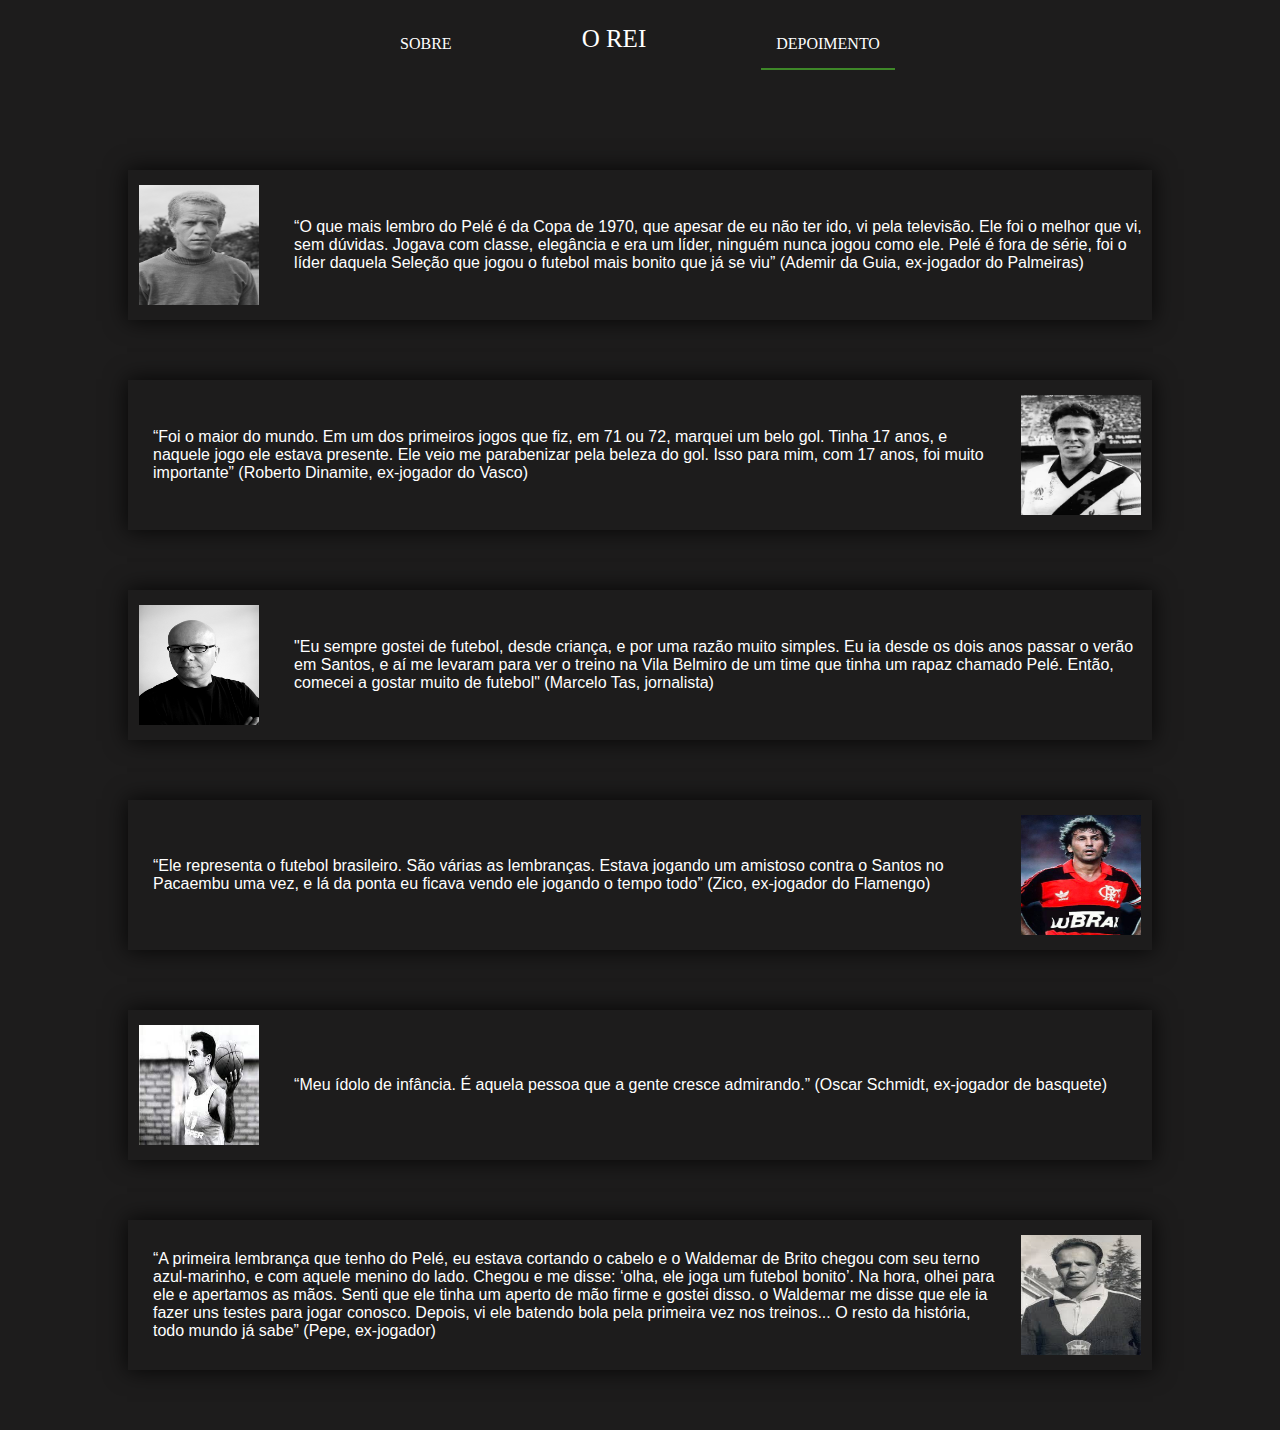
<file: depoimentos.html>
<!DOCTYPE html>
<html lang="en">
<head>
    <meta charset="UTF-8">
    <meta http-equiv="X-UA-Compatible" content="IE=edge">
    <meta name="viewport" content="width=device-width, initial-scale=1.0">
    <title>Rei Pelé</title>
    <link rel="stylesheet" href="assets/css/depoimento.css">
</head>
<body>
    <header>
        <div id="header">
            <nav>
            <ul>
                <a href="sobre.html"><li>Sobre</li></a>
                <a href="index.html"><li>O Rei</li></a>
                <a href="depoimentos.html"><li>Depoimento</li></a>
            </ul>
            </nav>
            
        </div>
    </header>
    <div class="container">
        <div class="box">
            <div class="foto">
                <img src="assets/img/depoimento/Ademir_da_Guia_(1974).jpg" alt="">
            </div>
            <div class="texto">
                <p>
                    “O que mais lembro do Pelé é da Copa de 1970, que apesar de eu não ter ido, vi pela televisão. Ele foi o melhor que vi, sem dúvidas. Jogava com classe, elegância e era um líder, ninguém nunca jogou como ele. Pelé é fora de série, foi o líder daquela Seleção que jogou o futebol mais bonito que já se viu” (Ademir da Guia, ex-jogador do Palmeiras)
                </p>
            </div>
        </div>

        <div class="box">
            <div class="texto">
                <p> 
                    “Foi o maior do mundo. Em um dos primeiros jogos que fiz, em 71 ou 72, marquei um belo gol. Tinha 17 anos, e naquele jogo ele estava presente. Ele veio me parabenizar pela beleza do gol. Isso para mim, com 17 anos, foi muito importante” (Roberto Dinamite, ex-jogador do Vasco)
                </p>
            </div>
            <div class="foto">
                <img src="assets/img/depoimento/roberto-dinamite.jpg" alt="">
            </div>
        </div>

        <div class="box">
            <div class="foto">
                <img src="assets/img/depoimento/marcelo tas.jpg" alt="">
            </div>
            <div class="texto">
                <p>
                    "Eu sempre gostei de futebol, desde criança, e por uma razão muito simples. Eu ia desde os dois anos passar o verão em Santos, e aí me levaram para ver o treino na Vila Belmiro de um time que tinha um rapaz chamado Pelé. Então, comecei a gostar muito de futebol" (Marcelo Tas, jornalista)
                </p>
            </div>
        </div>

        <div class="box">
            <div class="texto">
                <p> 
                    “Ele representa o futebol brasileiro. São várias as lembranças. Estava jogando um amistoso contra o Santos no Pacaembu uma vez, e lá da ponta eu ficava vendo ele jogando o tempo todo” (Zico, ex-jogador do Flamengo)
                </p>
            </div>
            <div class="foto">
                <img src="assets/img/depoimento/zicoOk.png" alt="">
            </div>
        </div>

        <div class="box">
            <div class="foto">
                <img src="assets/img/depoimento/Oscar Schmidt.jpeg" alt="">
            </div>
            <div class="texto">
                <p>
                    “Meu ídolo de infância. É aquela pessoa que a gente cresce admirando.” (Oscar Schmidt, ex-jogador de basquete)
                </p>
            </div>
        </div>

        
        <div class="box">
            <div class="texto">
                <p> 
                    “A primeira lembrança que tenho do Pelé, eu estava cortando o cabelo e o Waldemar de Brito chegou com seu terno azul-marinho, e com aquele menino do lado. Chegou e me disse: ‘olha, ele joga um futebol bonito’. Na hora, olhei para ele e apertamos as mãos. Senti que ele tinha um aperto de mão firme e gostei disso. o Waldemar me disse que ele ia fazer uns testes para jogar conosco. Depois, vi ele batendo bola pela primeira vez nos treinos... O resto da história, todo mundo já sabe” (Pepe, ex-jogador)
                </p>
            </div>
            <div class="foto">
                <img src="assets/img/depoimento/pepe canhao.jpeg" alt="">
            </div>
        </div>
    </div>
</body>
</html>
</file>
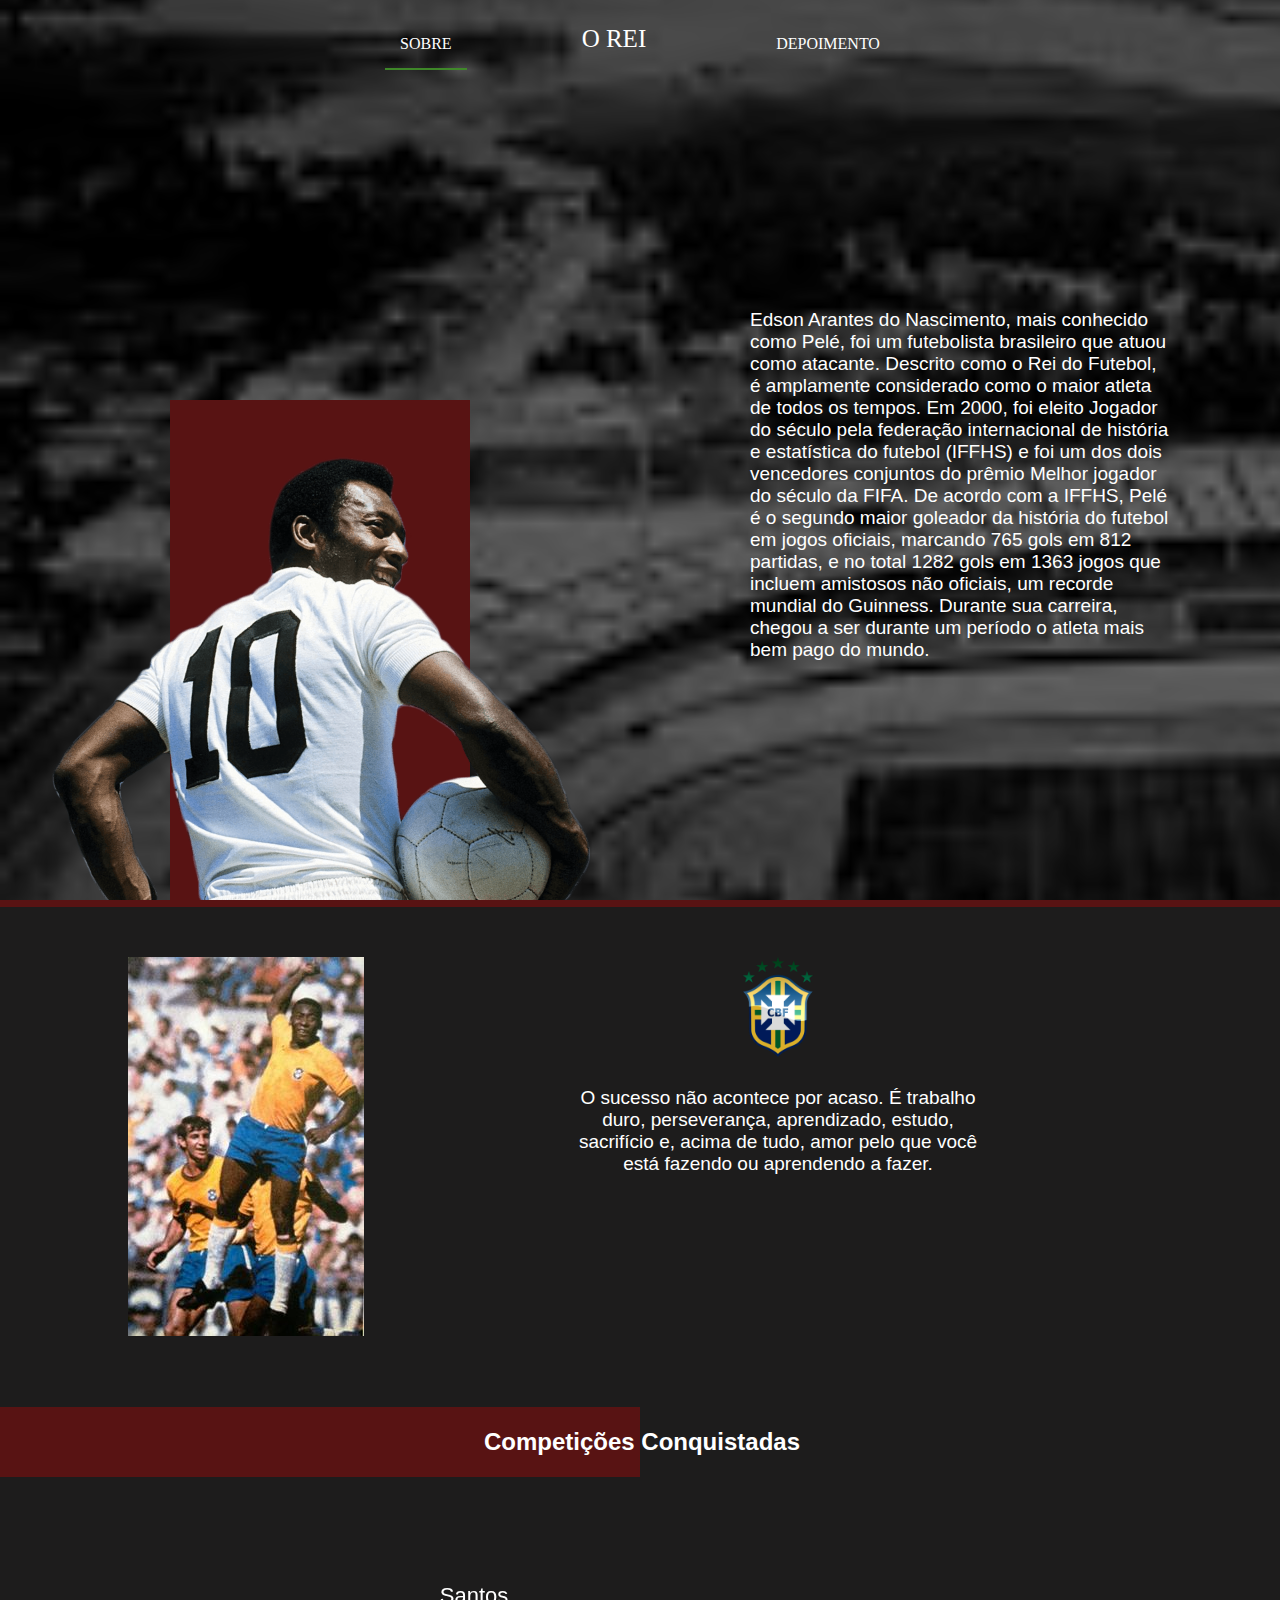
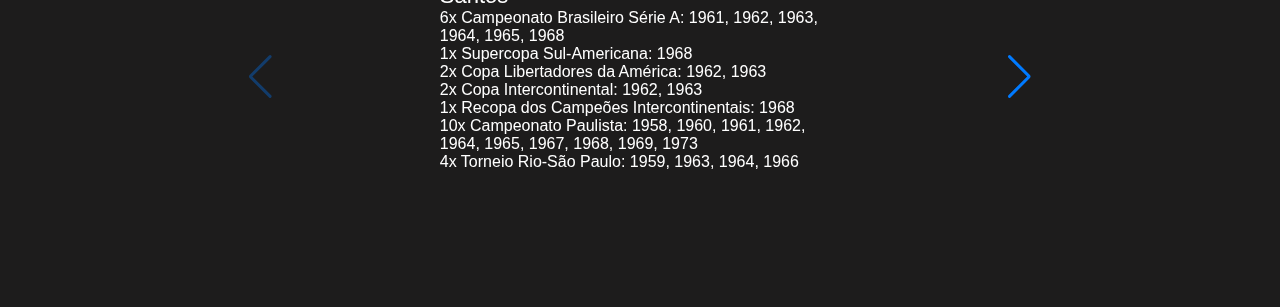
<file: sobre.html>
<!DOCTYPE html>
<html lang="en">
<head>
    <meta charset="UTF-8">
    <meta http-equiv="X-UA-Compatible" content="IE=edge">
    <meta name="viewport" content="width=device-width, initial-scale=1.0">
    <title>Rei Pelé</title>
    <link rel="stylesheet" href="assets/css/sobre.css">
    
    <link
      rel="stylesheet"
      href="https://unpkg.com/swiper/swiper-bundle.min.css"
    />
</head>
<body>
    <div class="background">
        <header>
            <div id="header">
                <nav>
                <ul>
                    <a href="sobre.html"><li>Sobre</li></a>
                    <a href="index.html"><li>O Rei</li></a>
                    <a href="depoimentos.html"><li>Depoimento</li></a>
                </ul>
                </nav>
                
            </div>
        </header>

        <div id="container">
            <div class="left">
                <div class="box"></div>
                <img src="assets/img/Pele-santos.png" alt="">
            </div>
            <div class="right">
                <div class="box-text">
                    <p>Edson Arantes do Nascimento, mais conhecido como Pelé, foi um futebolista brasileiro 
                        que atuou como atacante. Descrito como o Rei do Futebol, é amplamente considerado como
                         o maior atleta de todos os tempos. Em 2000, foi eleito Jogador do século pela federação
                          internacional de história e estatística do futebol (IFFHS) e foi um dos dois vencedores 
                          conjuntos do prêmio Melhor jogador do século da FIFA.  De acordo com a IFFHS,
                           Pelé é o segundo maior goleador da história do futebol em jogos oficiais, marcando
                            765 gols em 812 partidas, e no total 1282 gols em 1363 jogos que incluem amistosos
                             não oficiais, um recorde mundial do Guinness. Durante sua carreira, chegou a ser
                              durante um período o atleta mais bem pago do mundo.</p>
                </div>
            </div>
        </div>
    </div>  

    <div class="linha"></div>

    <div id="sobre">
        <div class="container">
            <div class="left">
                <img src="assets/img/pele-sobre.jpg" alt="">
            </div>
            <div class="right">
                <div class="club">
                    <img src="assets/img/logo-brasil.png" alt="">
                    
                </div>
                <div class="frase">
                    <p>O sucesso não acontece por acaso. É trabalho duro, perseverança, aprendizado,
                         estudo, sacrifício e, acima de tudo, amor pelo que você está fazendo ou aprendendo
                          a fazer.
                    </p>
                </div>
            </div>
        </div>
    </div>

    <div id="premios">
        <div class="title">
            <span></span>
           <h2>Competições Conquistadas</h2> 
        </div>

        <div class="area-slider">
            <!-- Slider main container -->
            <div class="swiper">
                <!-- Additional required wrapper -->
                <div class="swiper-wrapper">
                <!-- Slides -->
                <div class="swiper-slide">
                    <div class="box-slider">
                        <span>Santos</span>  <br>
                            6x Campeonato Brasileiro Série A: 1961, 1962, 1963, 1964, 1965, 1968 <br>
                            1x Supercopa Sul-Americana: 1968 <br>
                            2x Copa Libertadores da América: 1962, 1963 <br>
                            2x Copa Intercontinental: 1962, 1963 <br>
                            1x Recopa dos Campeões Intercontinentais: 1968 <br>
                            10x Campeonato Paulista: 1958, 1960, 1961, 1962, 1964, 1965, 1967, 1968, 1969, 1973 <br>
                            4x Torneio Rio-São Paulo: 1959, 1963, 1964, 1966 <br>
                    </div>
                </div>
                <div class="swiper-slide">
                    <div class="box-slider">
                        <span>Seleção Brasileira</span>  <br>
                        3x Copa do Mundo: 1958, 1962, 1970 <br>
                        1x Taça do Atlântico: 1960 <br>
                        2x Copa Roca: 1957, 1963 <br>
                        3x Taça Oswaldo Cruz: 1958, 1962, 1968 <br>
                        1x Taça Bernardo O'Higgins: 1959
                    </div>
                </div>
                <div class="swiper-slide"> <div class="box-slider">
                    <span> New York Cosmos</span>  <br>
                            1x North American Soccer League: 1977
                </div></div>
                ...
                </div>
                <!-- If we need pagination -->
                <div class="swiper-pagination"></div>
            
                <!-- If we need navigation buttons -->
                <div class="swiper-button-prev"></div>
                <div class="swiper-button-next"></div>
            
               
            </div>
        </div>

    </div>

  <script src="https://unpkg.com/swiper/swiper-bundle.min.js"></script>

  <SCript>
    const swiper = new Swiper('.swiper', {
        speed: 400,
        spaceBetween: 100,
        // pagination: {
        //     el: '.swiper-pagination',
        //     type: 'bullets',
        // },
        navigation: {
            nextEl: '.swiper-button-next',
            prevEl: '.swiper-button-prev',
        },
    })
  </SCript>
</body>
</html>
</file>
<file: assets/css/depoimento.css>
* {
    margin: 0;
    padding: 0;
    box-sizing: border-box;
}
body {
    background-color: #1D1C1C;
}
#header {
    width: 90%;
    height: 4.375rem;
    margin: auto;
   margin-bottom: 100px;
}
#header nav ul {
    height: 4.375rem;
    display: flex;
    justify-content: center;
    align-items:flex-end;
}

#header nav ul a {
    text-decoration: none;
    
}

#header nav ul a li {
   list-style: none;
   padding: 15px;
   margin: 0 50px;
   text-transform: uppercase;
   color: #fff;

   border-bottom: 2px solid #00000000;
}

#header nav ul a:nth-child(3) li {
    list-style: none;
   
   border-bottom: 2px solid #408d29f3;
    
    
 }
 #header nav ul a:nth-child(2) li {
    list-style: none;
   

    
    font-size: 25px;
 }
 
 #header nav ul a li:hover {
   border-bottom: 2px solid #408d29f3;

 }

 .container {
    width: 80%;
    height: auto;
    margin: auto;
   
 }

 .box {
    margin-bottom: 60px;
    
    width: 100%;
    min-height: 150px;
    display: flex;
    align-items: center;
   
    -webkit-box-shadow: 0px 0px 21px 1px rgba(0,0,0,0.76);
-moz-box-shadow: 0px 0px 21px 1px rgba(0,0,0,0.76);
box-shadow: 0px 0px 21px 1px rgba(0,0,0,0.76);
 }

 .box .foto {
    width: 150px;
    height: 120px;
    display: flex;
    justify-content: center;
    
    
 }
 .box .foto img {
    width: 120px;
    height: 120px;
 }

 .box  .texto {
    width: 90%;
    margin-left: 15px;
    min-height: 120px;
    display: flex;
    align-items: center;
    padding: 10px;
    
 }

 .box  .texto p {
    color: #fff;
    font-family: Arial, Helvetica, sans-serif;
 }
</file>
<file: assets/css/sobre.css>
* {
    margin: 0;
    padding: 0;
    box-sizing: border-box;
}
body{
    background-image: url('../img/download.jpeg');
    background-size: cover;
    background-position-y:  -100px;
  
}
.background {
    background-color: rgba(0, 0, 0, 0.589);
    width: 100%;
    height: 100vh;
}
#header {
    width: 90%;
    height: 4.375rem;
    margin: auto;
   
}
#header nav ul {
    height: 4.375rem;
    display: flex;
    justify-content: center;
    align-items:flex-end;
}

#header nav ul a {
    text-decoration: none;
    
}

#header nav ul a li {
   list-style: none;
   padding: 15px;
   margin: 0 50px;
   text-transform: uppercase;
   color: #fff;

   border-bottom: 2px solid #00000000;
}

#header nav ul a:nth-child(1) li {
    list-style: none;
   
   border-bottom: 2px solid #408d29f3;
    
    
 }
 #header nav ul a:nth-child(2) li {
    list-style: none;
   

    
    font-size: 25px;
 }
 
 #header nav ul a li:hover {
   border-bottom: 2px solid #408d29f3;

 }

 #container {
    display: flex;
    height: calc(100vh -  4.375rem);
 }

 #container .left {
    width: 50%;
    height: 100%;
   
    display: flex;
    justify-content: center;
    align-items: flex-end;

    position: relative;
 }

 #container .box {
    width: 300px;
    height: 500px;
    background-color: #581313;
 }
 #container img {
    position: absolute;
    width: 540px;

    bottom: 0;
    
 }

 #container .right {
    width: 50%;
    height: 100%;
   
    display: flex;
    justify-content: center;
    align-items: center;

    
 }

 #container .right .box-text {
    width: 420px;
    display: flex;
    align-items: center;
 }

 #container .right .box-text p {
    color: #fff;
    font-size: 19px;
    font-family: Arial, Helvetica, sans-serif;
 }

 .linha {
    width: 100%;
    height: 7px;
    background-color:#581313 ;
 }

 #sobre {
    width: 100%;
    height: 500px;
    display: flex;
    justify-content: center;
    align-items: center;
    background-color: #1D1C1C;
 }

 #sobre .container {
    width: 80%;
    height: 400px;
    display: flex;
    
 }

 #sobre .left {
    width: 400px;
    
 }

 #sobre .right {
    width: 500px;
    display: flex;
    flex-direction: column;
    align-items: center;
 }

 #sobre .right .club {
    width: 100%;
    display: flex;
    justify-content: center;
 }

 #sobre .right .club img {
    width: 100px;
 }


 #sobre .right .frase {
    width: 400px;
    
 }
 #sobre .right .frase p {
    margin-top: 30px;
    font-size: 19px;
    color:#fff ;
    font-family: Arial, Helvetica, sans-serif;
    text-align: center;
 }


 #premios {
    width: 100%;
    height: 500px;
    background-color: #1D1C1C;
 }

 #premios .title {
    width: 50%;
    height: 70px;
    display: flex;
    justify-content: end;
    align-items: center;
    background-color: #581313;

    position: relative;
 }

 #premios .title span {
    width: 50%;
    height: 70px;
 }

 #premios .title h2 {
    color: #fff;
   font-family: Arial, Helvetica, sans-serif;

    position: absolute;
    right: -160px;

 }

 #premios .area-slider {
   width: 70%;
   height: 400px;
  
   margin: auto;
   display: flex;
   justify-content: center;
   align-items: center;
 }

 #premios .swiper {
    width:90%;
    display: flex;
    justify-content: center;

 }

 #premios .swiper-slide {
   display: flex;
   justify-self: center;
   height: 300px;
 }

 #premios .swiper-slide .box-slider {
   width: 400px;
   margin: auto;
   color: #fff;
   font-family: Arial, Helvetica, sans-serif;
 }

 #premios .swiper-slide .box-slider span {
   font-size: 22px;
 }
</file>
